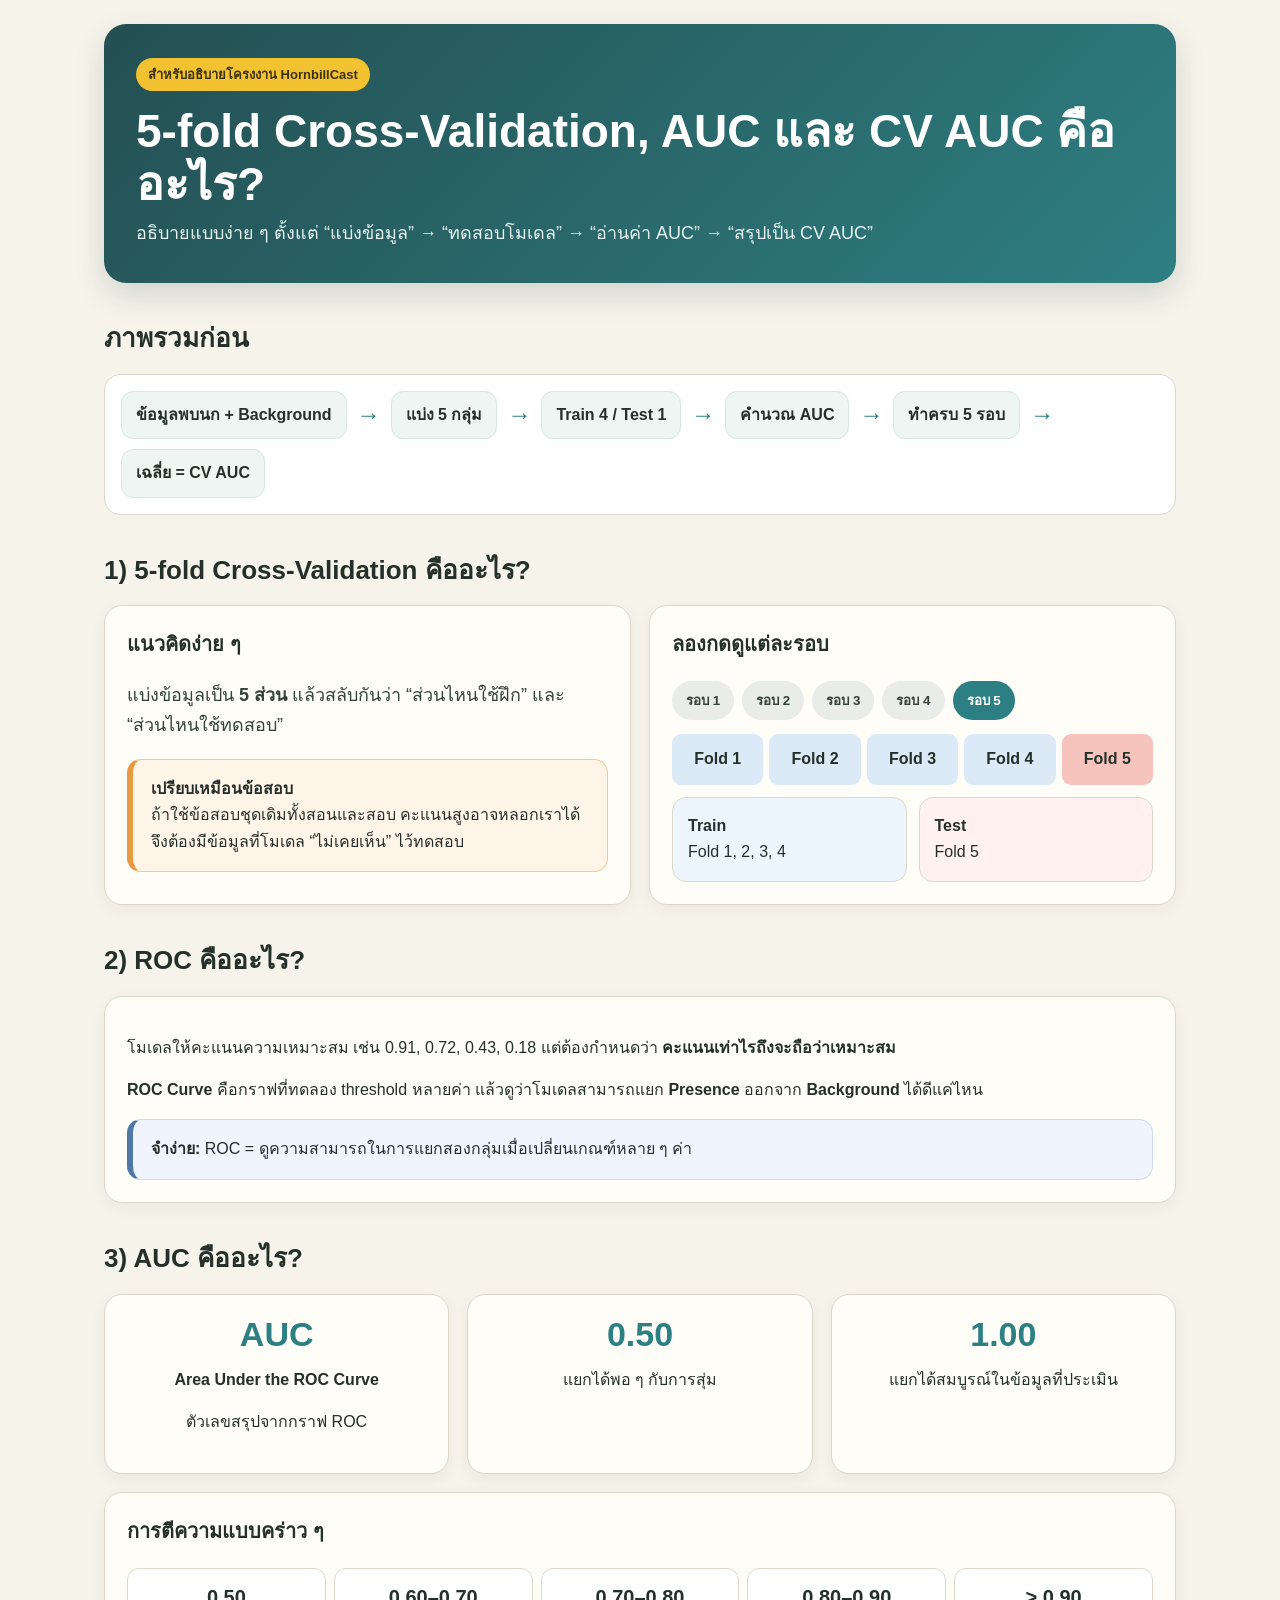
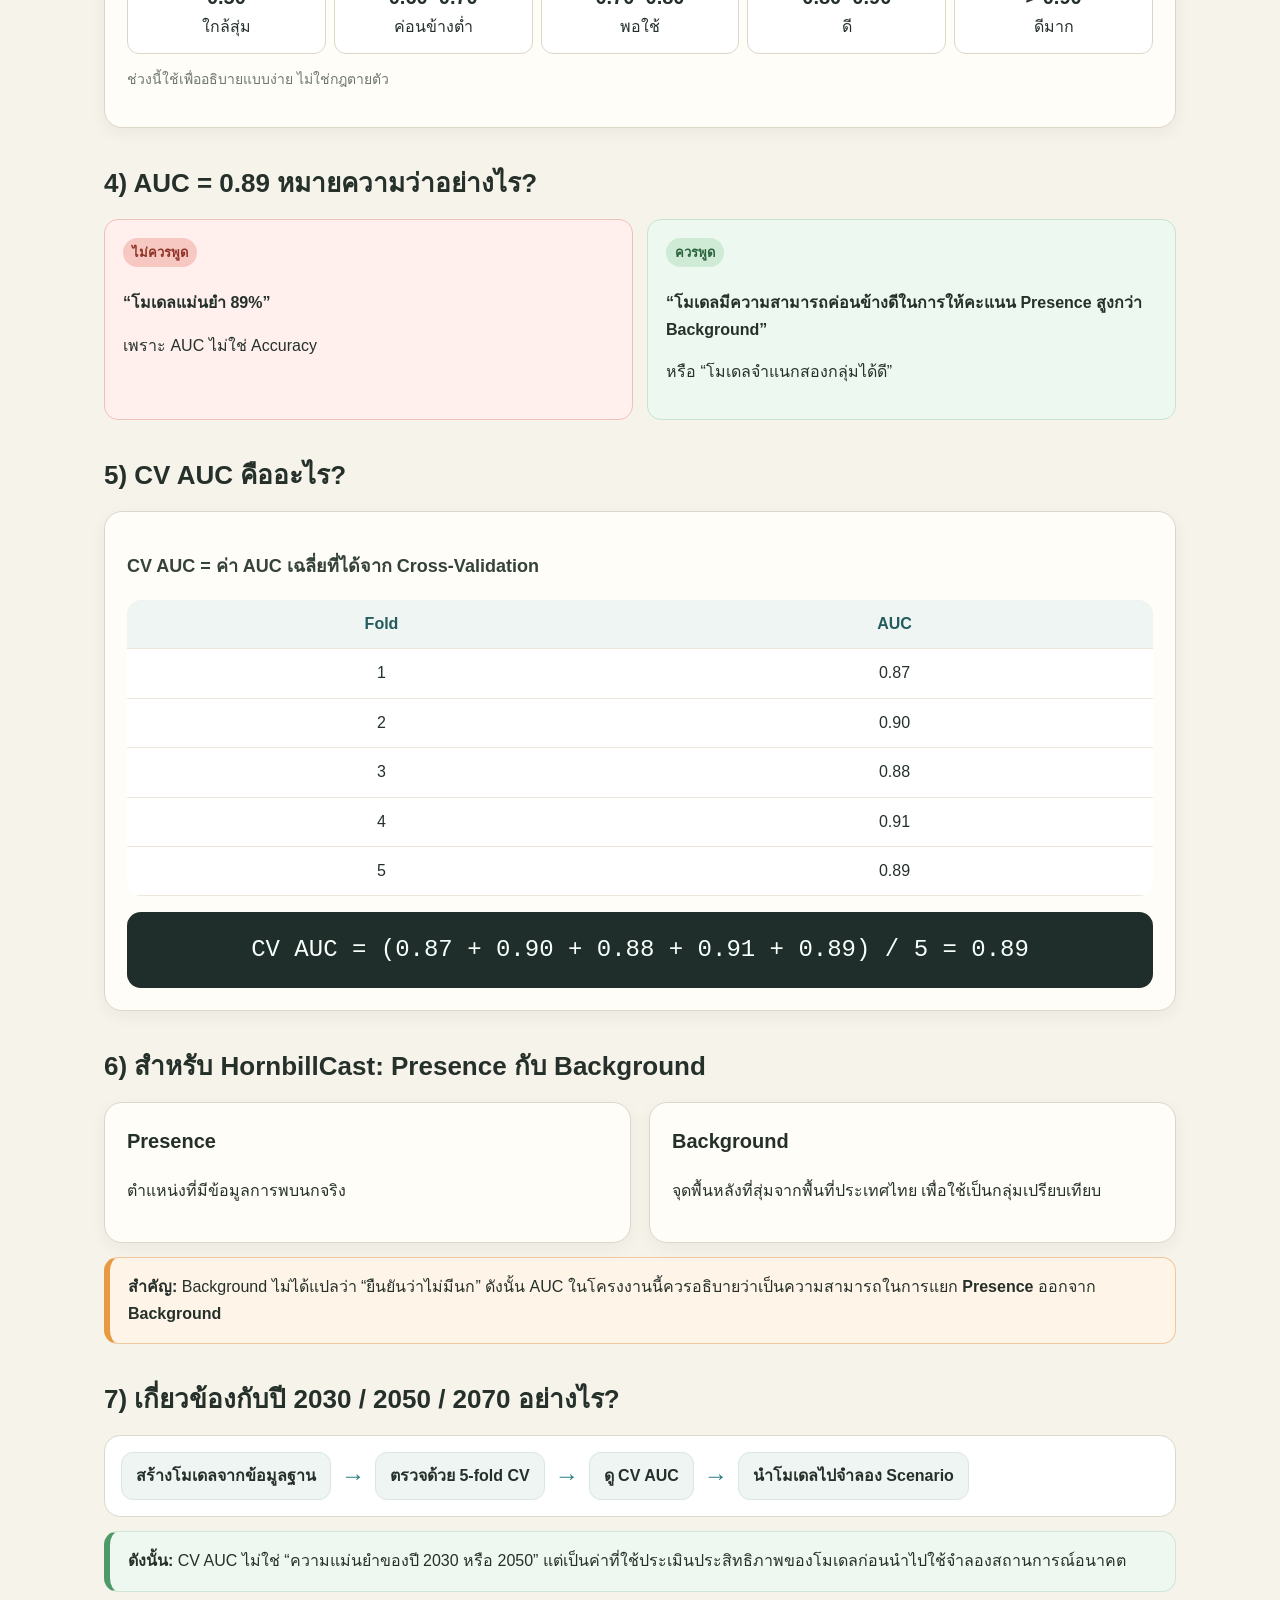
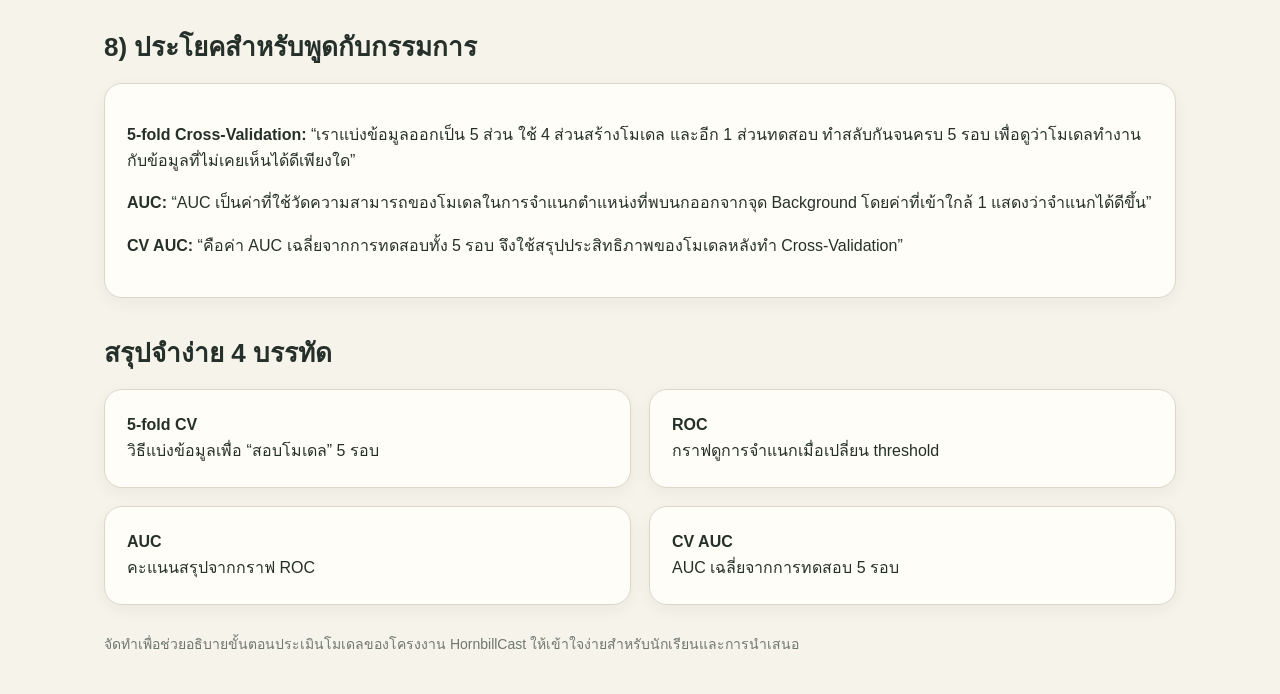
<file: cv-auc-explainer.html>
<!DOCTYPE html>
<html lang="th">
<head>
<meta charset="utf-8">
<meta name="viewport" content="width=device-width, initial-scale=1">
<title>เข้าใจ 5-fold Cross-Validation, AUC และ CV AUC</title>
<style>
:root{--bg:#f6f3ea;--card:#fffdf7;--ink:#25302a;--muted:#6f786f;--line:#ddd7c9;--teal:#2c7f82;--gold:#d6a62c;--green:#4d9a68;--red:#c45a4a;--blue:#4f78a6;--soft:#eef5f2}
*{box-sizing:border-box}body{margin:0;font-family:"Segoe UI",Tahoma,Arial,sans-serif;background:var(--bg);color:var(--ink);line-height:1.65}.wrap{max-width:1120px;margin:auto;padding:24px}
.hero{background:linear-gradient(135deg,#244f52,#2e7f82);color:white;border-radius:22px;padding:34px 32px;box-shadow:0 12px 30px rgba(33,65,66,.16)}.hero h1{margin:0 0 8px;font-size:clamp(28px,4vw,46px);line-height:1.15}.hero p{margin:0;color:#e7f3f1;font-size:18px}.badge{display:inline-block;background:#f2c230;color:#3d3210;padding:6px 12px;border-radius:999px;font-weight:700;font-size:13px;margin-bottom:14px}
.grid{display:grid;gap:18px}.grid-3{grid-template-columns:repeat(3,minmax(0,1fr))}.grid-2{grid-template-columns:repeat(2,minmax(0,1fr))}@media(max-width:800px){.grid-3,.grid-2{grid-template-columns:1fr}}
.card{background:var(--card);border:1px solid var(--line);border-radius:18px;padding:22px;box-shadow:0 5px 16px rgba(45,48,44,.05)}h2{font-size:26px;margin:34px 0 14px}h3{margin-top:0;font-size:20px}.lead{font-size:18px;color:#34423b}
.flow{display:flex;flex-wrap:wrap;align-items:center;gap:10px;background:#fff;padding:16px;border-radius:16px;border:1px solid var(--line)}.step{background:var(--soft);border:1px solid #d8e7e2;border-radius:12px;padding:10px 14px;font-weight:700}.arrow{font-size:24px;color:var(--teal);font-weight:900}
.big{font-size:34px;font-weight:800;color:var(--teal);line-height:1}.warning{background:#fff4e8;border:1px solid #f0c89d;border-left:6px solid #e89a43;padding:16px 18px;border-radius:14px}.good{background:#eef8f1;border:1px solid #cfe5d6;border-left:6px solid var(--green);padding:16px 18px;border-radius:14px}
table{width:100%;border-collapse:collapse;background:white;border-radius:14px;overflow:hidden}th,td{padding:11px 12px;border-bottom:1px solid #ece7da;text-align:center}th{background:#eef5f2;color:#245b5d}
.fold-buttons{display:flex;flex-wrap:wrap;gap:8px;margin-bottom:14px}.fold-buttons button{border:0;border-radius:999px;padding:9px 14px;background:#e9ece8;color:#34423b;cursor:pointer;font-weight:700}.fold-buttons button.active{background:var(--teal);color:white}
.train-test{display:grid;grid-template-columns:1fr 1fr;gap:12px}.box{padding:15px;border-radius:14px;border:1px solid var(--line)}.train{background:#edf6ff}.test{background:#fff1ef}
.mini-folds{display:grid;grid-template-columns:repeat(5,1fr);gap:6px;margin-top:10px}.mini-fold{padding:12px 4px;border-radius:9px;text-align:center;font-weight:700;background:#dceaf8}.mini-fold.testfold{background:#f7c4bd}
.auc-scale{display:grid;grid-template-columns:repeat(5,1fr);gap:8px}.auc-item{padding:12px;border-radius:12px;text-align:center;border:1px solid var(--line);background:#fff}.auc-item b{display:block;font-size:20px}
.formula{text-align:center;font-family:Consolas,monospace;font-size:24px;background:#1f2d2b;color:#f6fff9;padding:18px;border-radius:14px;overflow:auto}
.compare{display:grid;grid-template-columns:1fr 1fr;gap:14px}.no,.yes{padding:18px;border-radius:14px}.no{background:#fff0ee;border:1px solid #efc0b9}.yes{background:#edf8f0;border:1px solid #c8e3cf}.tag{font-weight:800;font-size:13px;padding:4px 9px;border-radius:999px;display:inline-block;margin-bottom:7px}.no .tag{background:#f6c8c1;color:#8f3025}.yes .tag{background:#cfead5;color:#27613a}
.footer-note{color:var(--muted);font-size:14px;margin-top:28px}.callout{background:#f0f4ff;border:1px solid #cfd9f2;border-left:6px solid var(--blue);padding:16px 18px;border-radius:14px}.small{font-size:14px;color:var(--muted)}.center{text-align:center}
</style>
</head>
<body>
<div class="wrap">
<section class="hero">
<div class="badge">สำหรับอธิบายโครงงาน HornbillCast</div>
<h1>5-fold Cross-Validation, AUC และ CV AUC คืออะไร?</h1>
<p>อธิบายแบบง่าย ๆ ตั้งแต่ “แบ่งข้อมูล” → “ทดสอบโมเดล” → “อ่านค่า AUC” → “สรุปเป็น CV AUC”</p>
</section>
<h2>ภาพรวมก่อน</h2>
<div class="flow"><div class="step">ข้อมูลพบนก + Background</div><div class="arrow">→</div><div class="step">แบ่ง 5 กลุ่ม</div><div class="arrow">→</div><div class="step">Train 4 / Test 1</div><div class="arrow">→</div><div class="step">คำนวณ AUC</div><div class="arrow">→</div><div class="step">ทำครบ 5 รอบ</div><div class="arrow">→</div><div class="step">เฉลี่ย = CV AUC</div></div>
<h2>1) 5-fold Cross-Validation คืออะไร?</h2>
<div class="grid grid-2"><div class="card"><h3>แนวคิดง่าย ๆ</h3><p class="lead">แบ่งข้อมูลเป็น <b>5 ส่วน</b> แล้วสลับกันว่า “ส่วนไหนใช้ฝึก” และ “ส่วนไหนใช้ทดสอบ”</p><div class="warning"><b>เปรียบเหมือนข้อสอบ</b><br>ถ้าใช้ข้อสอบชุดเดิมทั้งสอนและสอบ คะแนนสูงอาจหลอกเราได้ จึงต้องมีข้อมูลที่โมเดล “ไม่เคยเห็น” ไว้ทดสอบ</div></div><div class="card"><h3>ลองกดดูแต่ละรอบ</h3><div class="fold-buttons" id="foldButtons"></div><div class="mini-folds" id="miniFolds"></div><div class="train-test" style="margin-top:12px"><div class="box train"><b>Train</b><div id="trainText"></div></div><div class="box test"><b>Test</b><div id="testText"></div></div></div></div></div>
<h2>2) ROC คืออะไร?</h2><div class="card"><p>โมเดลให้คะแนนความเหมาะสม เช่น 0.91, 0.72, 0.43, 0.18 แต่ต้องกำหนดว่า <b>คะแนนเท่าไรถึงจะถือว่าเหมาะสม</b></p><p><b>ROC Curve</b> คือกราฟที่ทดลอง threshold หลายค่า แล้วดูว่าโมเดลสามารถแยก <b>Presence</b> ออกจาก <b>Background</b> ได้ดีแค่ไหน</p><div class="callout"><b>จำง่าย:</b> ROC = ดูความสามารถในการแยกสองกลุ่มเมื่อเปลี่ยนเกณฑ์หลาย ๆ ค่า</div></div>
<h2>3) AUC คืออะไร?</h2><div class="grid grid-3"><div class="card center"><div class="big">AUC</div><p><b>Area Under the ROC Curve</b></p><p>ตัวเลขสรุปจากกราฟ ROC</p></div><div class="card center"><div class="big">0.50</div><p>แยกได้พอ ๆ กับการสุ่ม</p></div><div class="card center"><div class="big">1.00</div><p>แยกได้สมบูรณ์ในข้อมูลที่ประเมิน</p></div></div>
<div class="card" style="margin-top:18px"><h3>การตีความแบบคร่าว ๆ</h3><div class="auc-scale"><div class="auc-item"><b>0.50</b>ใกล้สุ่ม</div><div class="auc-item"><b>0.60–0.70</b>ค่อนข้างต่ำ</div><div class="auc-item"><b>0.70–0.80</b>พอใช้</div><div class="auc-item"><b>0.80–0.90</b>ดี</div><div class="auc-item"><b>&gt; 0.90</b>ดีมาก</div></div><p class="small">ช่วงนี้ใช้เพื่ออธิบายแบบง่าย ไม่ใช่กฎตายตัว</p></div>
<h2>4) AUC = 0.89 หมายความว่าอย่างไร?</h2><div class="compare"><div class="no"><span class="tag">ไม่ควรพูด</span><p><b>“โมเดลแม่นยำ 89%”</b></p><p>เพราะ AUC ไม่ใช่ Accuracy</p></div><div class="yes"><span class="tag">ควรพูด</span><p><b>“โมเดลมีความสามารถค่อนข้างดีในการให้คะแนน Presence สูงกว่า Background”</b></p><p>หรือ “โมเดลจำแนกสองกลุ่มได้ดี”</p></div></div>
<h2>5) CV AUC คืออะไร?</h2><div class="card"><p class="lead"><b>CV AUC = ค่า AUC เฉลี่ยที่ได้จาก Cross-Validation</b></p><table><thead><tr><th>Fold</th><th>AUC</th></tr></thead><tbody><tr><td>1</td><td>0.87</td></tr><tr><td>2</td><td>0.90</td></tr><tr><td>3</td><td>0.88</td></tr><tr><td>4</td><td>0.91</td></tr><tr><td>5</td><td>0.89</td></tr></tbody></table><div class="formula" style="margin-top:16px">CV AUC = (0.87 + 0.90 + 0.88 + 0.91 + 0.89) / 5 = 0.89</div></div>
<h2>6) สำหรับ HornbillCast: Presence กับ Background</h2><div class="grid grid-2"><div class="card"><h3>Presence</h3><p>ตำแหน่งที่มีข้อมูลการพบนกจริง</p></div><div class="card"><h3>Background</h3><p>จุดพื้นหลังที่สุ่มจากพื้นที่ประเทศไทย เพื่อใช้เป็นกลุ่มเปรียบเทียบ</p></div></div><div class="warning" style="margin-top:14px"><b>สำคัญ:</b> Background ไม่ได้แปลว่า “ยืนยันว่าไม่มีนก” ดังนั้น AUC ในโครงงานนี้ควรอธิบายว่าเป็นความสามารถในการแยก <b>Presence</b> ออกจาก <b>Background</b></div>
<h2>7) เกี่ยวข้องกับปี 2030 / 2050 / 2070 อย่างไร?</h2><div class="flow"><div class="step">สร้างโมเดลจากข้อมูลฐาน</div><div class="arrow">→</div><div class="step">ตรวจด้วย 5-fold CV</div><div class="arrow">→</div><div class="step">ดู CV AUC</div><div class="arrow">→</div><div class="step">นำโมเดลไปจำลอง Scenario</div></div><div class="good" style="margin-top:14px"><b>ดังนั้น:</b> CV AUC ไม่ใช่ “ความแม่นยำของปี 2030 หรือ 2050” แต่เป็นค่าที่ใช้ประเมินประสิทธิภาพของโมเดลก่อนนำไปใช้จำลองสถานการณ์อนาคต</div>
<h2>8) ประโยคสำหรับพูดกับกรรมการ</h2><div class="card"><p><b>5-fold Cross-Validation:</b> “เราแบ่งข้อมูลออกเป็น 5 ส่วน ใช้ 4 ส่วนสร้างโมเดล และอีก 1 ส่วนทดสอบ ทำสลับกันจนครบ 5 รอบ เพื่อดูว่าโมเดลทำงานกับข้อมูลที่ไม่เคยเห็นได้ดีเพียงใด”</p><p><b>AUC:</b> “AUC เป็นค่าที่ใช้วัดความสามารถของโมเดลในการจำแนกตำแหน่งที่พบนกออกจากจุด Background โดยค่าที่เข้าใกล้ 1 แสดงว่าจำแนกได้ดีขึ้น”</p><p><b>CV AUC:</b> “คือค่า AUC เฉลี่ยจากการทดสอบทั้ง 5 รอบ จึงใช้สรุปประสิทธิภาพของโมเดลหลังทำ Cross-Validation”</p></div>
<h2>สรุปจำง่าย 4 บรรทัด</h2><div class="grid grid-2"><div class="card"><b>5-fold CV</b><br>วิธีแบ่งข้อมูลเพื่อ “สอบโมเดล” 5 รอบ</div><div class="card"><b>ROC</b><br>กราฟดูการจำแนกเมื่อเปลี่ยน threshold</div><div class="card"><b>AUC</b><br>คะแนนสรุปจากกราฟ ROC</div><div class="card"><b>CV AUC</b><br>AUC เฉลี่ยจากการทดสอบ 5 รอบ</div></div><p class="footer-note">จัดทำเพื่อช่วยอธิบายขั้นตอนประเมินโมเดลของโครงงาน HornbillCast ให้เข้าใจง่ายสำหรับนักเรียนและการนำเสนอ</p>
</div>
<script>
const folds=[1,2,3,4,5];const buttons=document.getElementById('foldButtons');const mini=document.getElementById('miniFolds');const trainText=document.getElementById('trainText');const testText=document.getElementById('testText');function renderFold(testFold){[...buttons.children].forEach((b,i)=>b.classList.toggle('active',folds[i]===testFold));mini.innerHTML=folds.map(f=>'<div class="mini-fold '+(f===testFold?'testfold':'')+'">Fold '+f+'</div>').join('');const train=folds.filter(f=>f!==testFold);trainText.textContent='Fold '+train.join(', ');testText.textContent='Fold '+testFold;}folds.forEach(f=>{const b=document.createElement('button');b.textContent='รอบ '+f;b.onclick=()=>renderFold(f);buttons.appendChild(b);});renderFold(5);
</script>
</body>
</html>
</file>
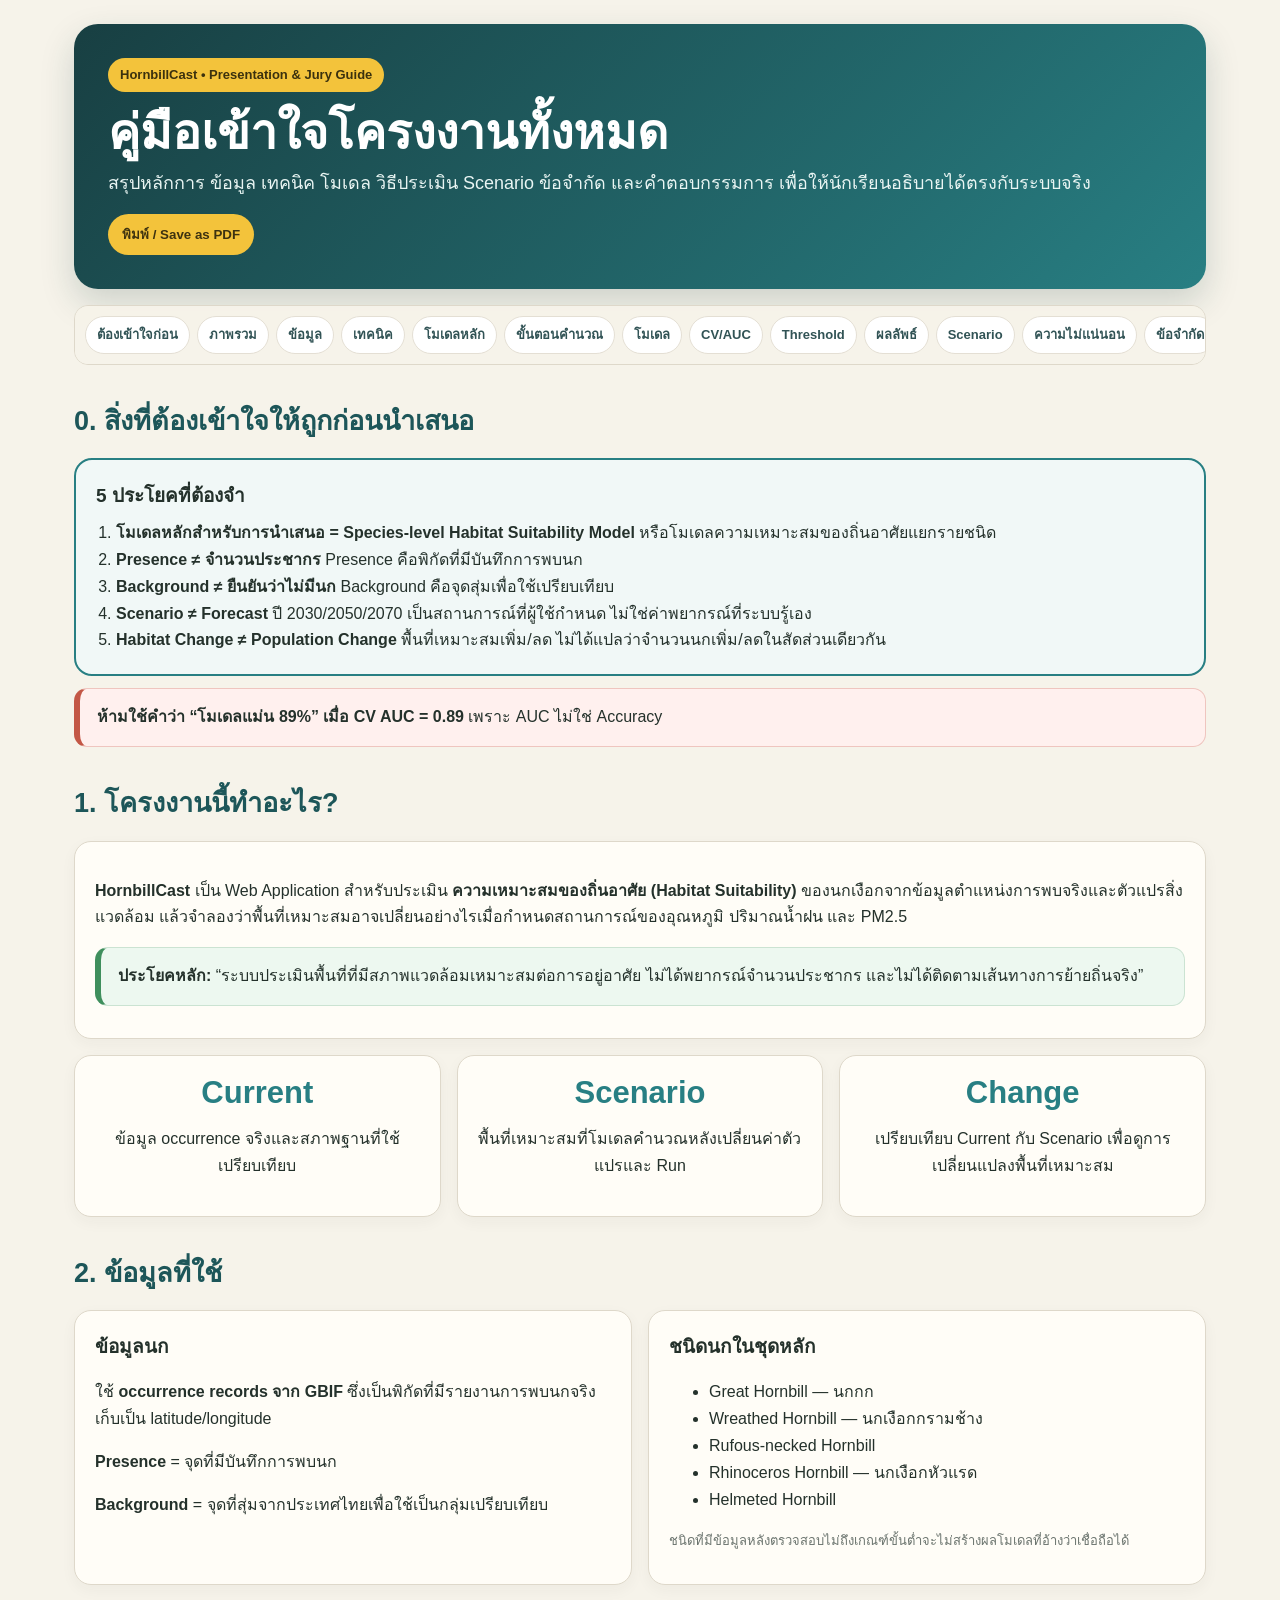
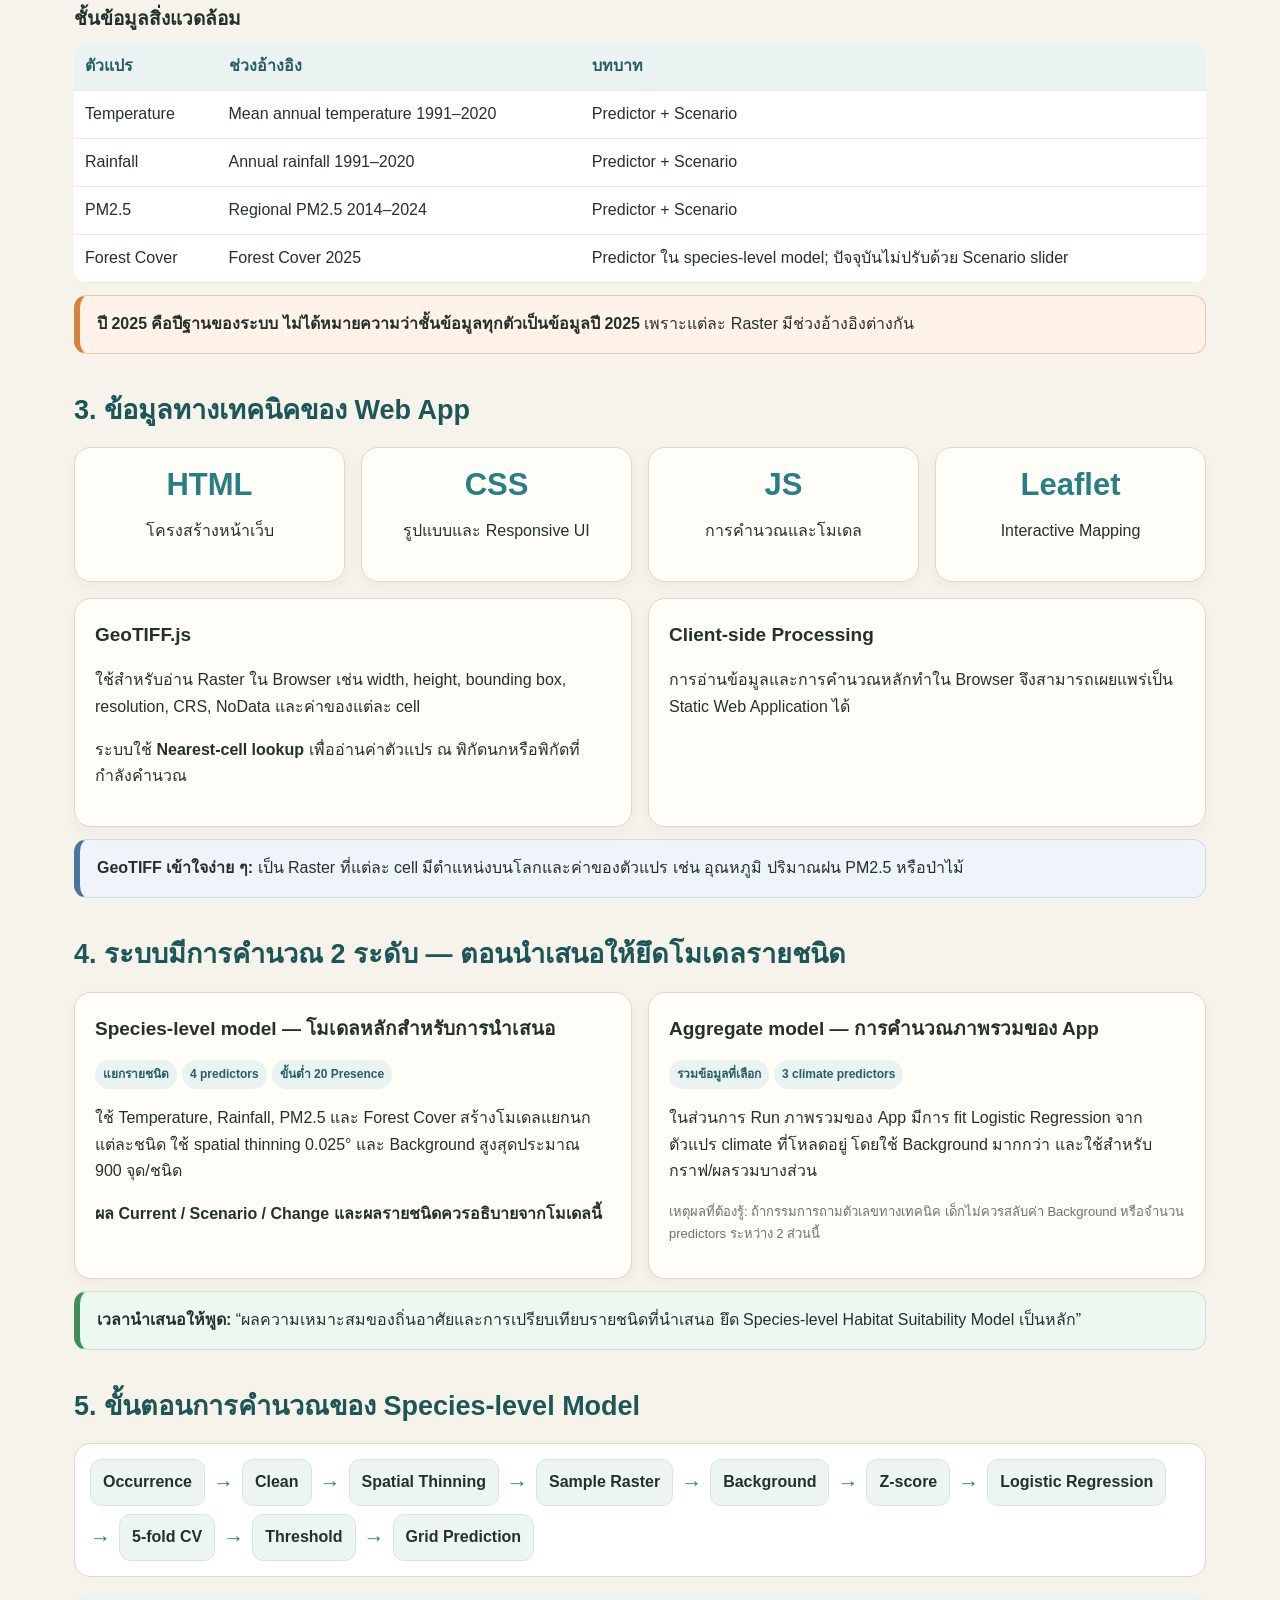
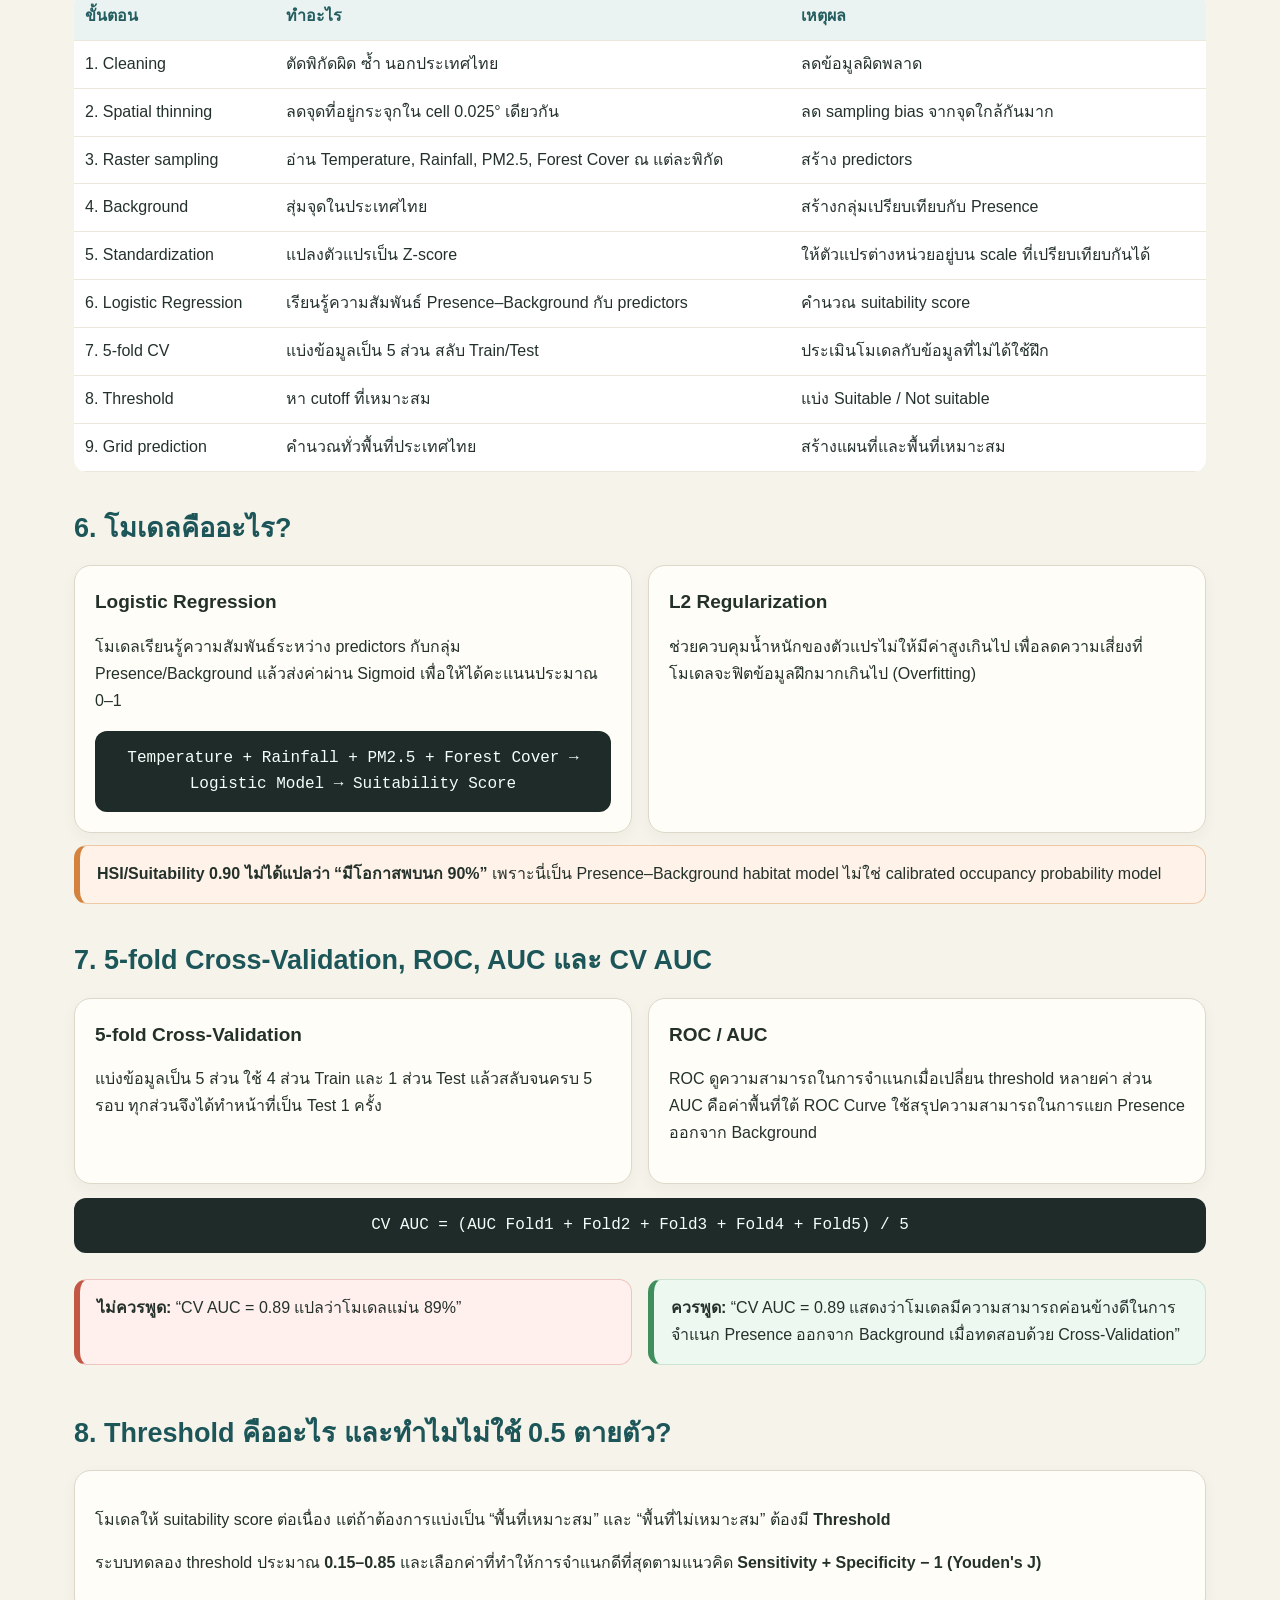
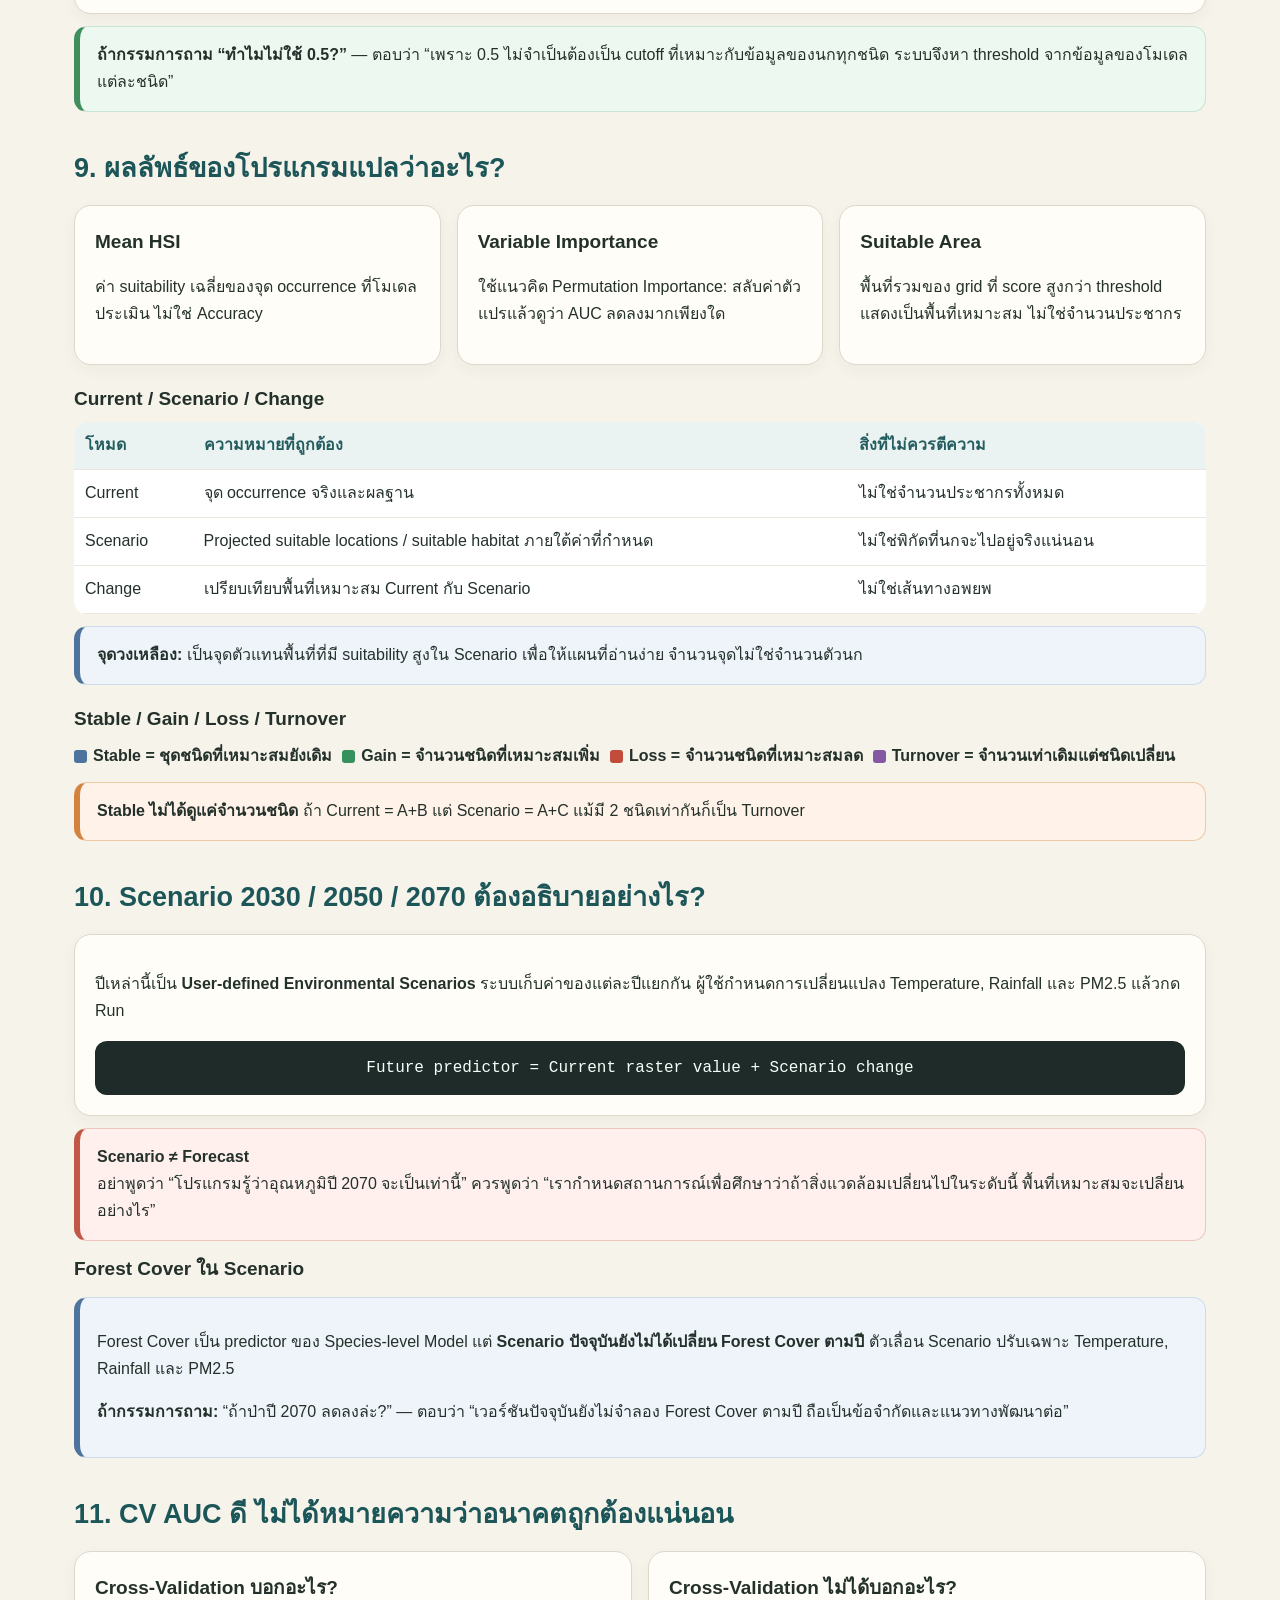
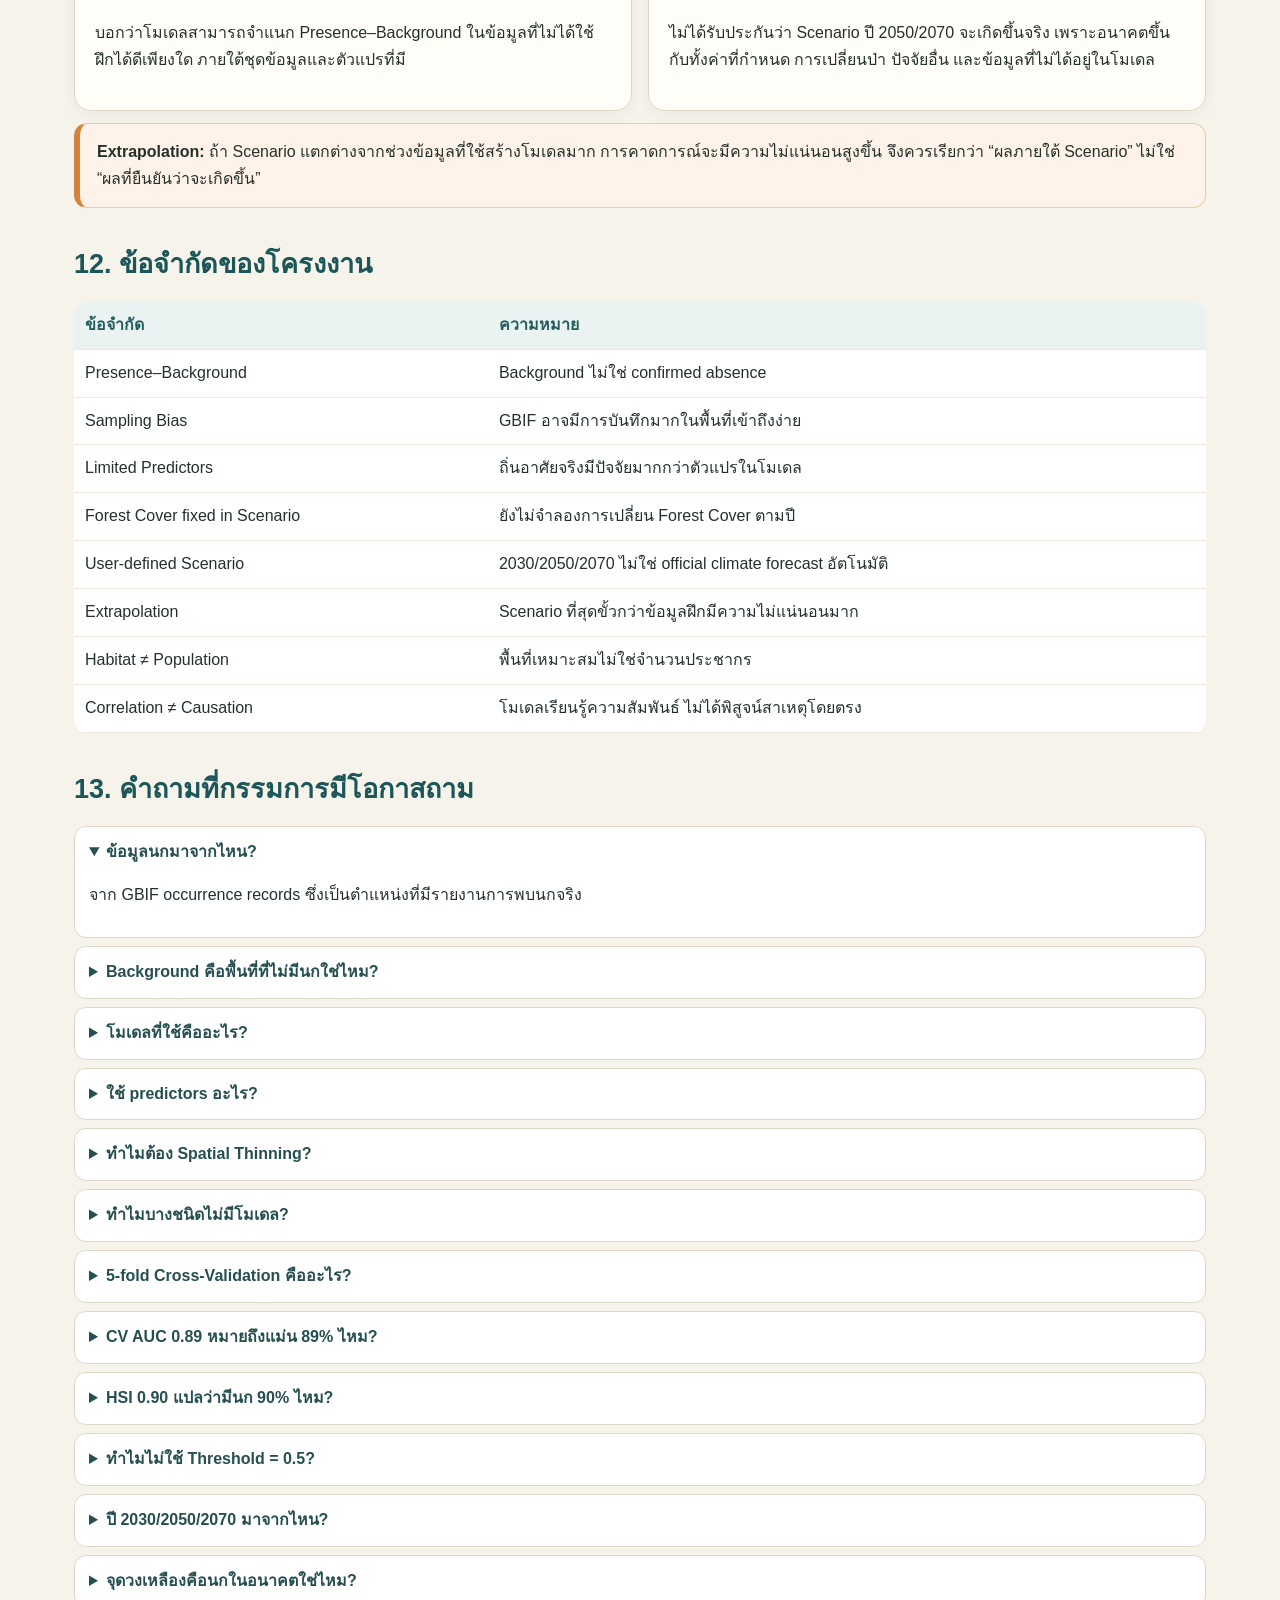
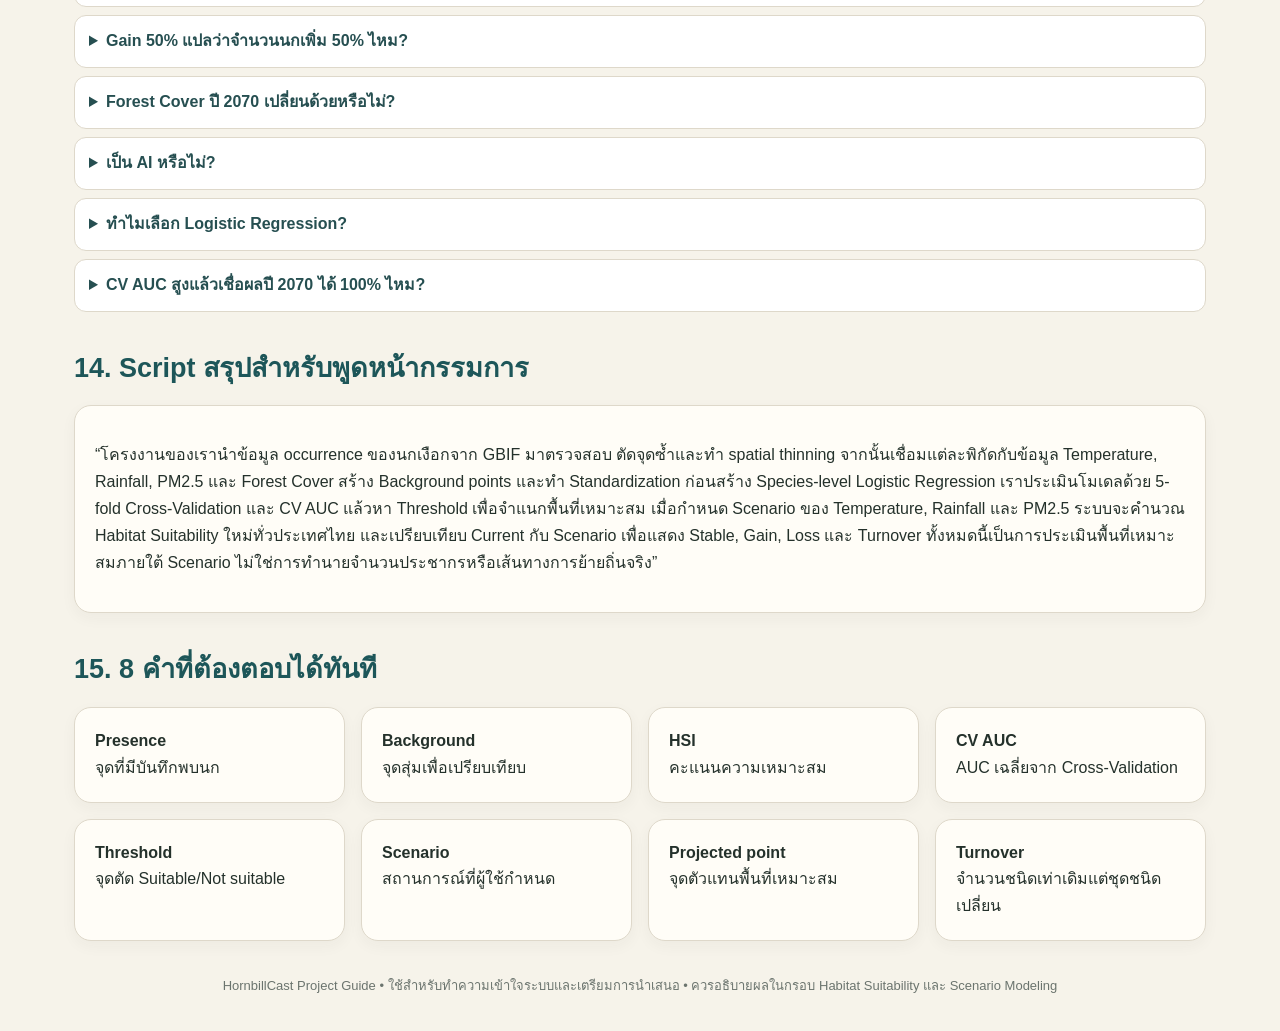
<file: project-guide.html>
<!DOCTYPE html>
<html lang="th">
<head>
<meta charset="utf-8">
<meta name="viewport" content="width=device-width,initial-scale=1">
<title>HornbillCast — คู่มือเข้าใจโครงงานและเตรียมตอบกรรมการ</title>
<style>
:root{--bg:#f6f3ea;--card:#fffdf7;--ink:#24312b;--muted:#6b746e;--line:#ded8ca;--teal:#287f83;--gold:#e0ad2d;--green:#3f8f5d;--red:#c35746;--blue:#4d749c;--purple:#8459a2;--orange:#d4833f}
*{box-sizing:border-box}html{scroll-behavior:smooth}body{margin:0;background:var(--bg);color:var(--ink);font-family:"Segoe UI",Tahoma,Arial,sans-serif;line-height:1.68}.wrap{max-width:1180px;margin:auto;padding:24px}.hero{background:linear-gradient(135deg,#183f42,#287f83);color:#fff;border-radius:24px;padding:34px;box-shadow:0 14px 34px rgba(20,61,63,.18)}.hero h1{margin:0 0 8px;font-size:clamp(30px,4vw,48px);line-height:1.12}.hero p{margin:0;color:#e9f5f3;font-size:18px}.badge{display:inline-block;background:#f3c33b;color:#3b310e;border-radius:999px;padding:6px 12px;font-weight:800;font-size:13px;margin-bottom:14px}.nav{position:sticky;top:0;z-index:20;margin:16px 0;background:rgba(246,243,234,.96);backdrop-filter:blur(8px);border:1px solid var(--line);border-radius:14px;padding:10px;display:flex;gap:7px;overflow:auto}.nav a{white-space:nowrap;text-decoration:none;color:#315355;background:#fff;border:1px solid #e4dfd4;padding:7px 11px;border-radius:999px;font-size:13px;font-weight:700}.nav a:hover{background:#eaf3f1}.section{scroll-margin-top:80px}h2{margin:34px 0 14px;font-size:27px;color:#1d5659}h3{margin:0 0 8px;font-size:19px}.grid{display:grid;gap:16px}.g2{grid-template-columns:repeat(2,minmax(0,1fr))}.g3{grid-template-columns:repeat(3,minmax(0,1fr))}.g4{grid-template-columns:repeat(4,minmax(0,1fr))}@media(max-width:850px){.g2,.g3,.g4{grid-template-columns:1fr}.wrap{padding:14px}.hero{padding:26px 20px}}.card{background:var(--card);border:1px solid var(--line);border-radius:17px;padding:20px;box-shadow:0 5px 15px rgba(40,45,41,.045)}.flow{display:flex;align-items:center;gap:8px;flex-wrap:wrap;background:#fff;border:1px solid var(--line);border-radius:16px;padding:15px}.step{background:#edf5f3;border:1px solid #d7e6e2;border-radius:11px;padding:9px 12px;font-weight:800}.arrow{color:var(--teal);font-size:21px;font-weight:900}.warn,.good,.info,.critical{padding:15px 17px;border-radius:13px;margin:12px 0}.warn{background:#fff2e8;border:1px solid #efc8a5;border-left:6px solid var(--orange)}.good{background:#edf8f0;border:1px solid #cbe3d2;border-left:6px solid var(--green)}.info{background:#eef4fa;border:1px solid #cedbeb;border-left:6px solid var(--blue)}.critical{background:#fff0ee;border:1px solid #efc5bf;border-left:6px solid var(--red)}table{width:100%;border-collapse:collapse;background:#fff;border-radius:13px;overflow:hidden}th,td{padding:10px 11px;border-bottom:1px solid #ece7dc;text-align:left;vertical-align:top}th{background:#eaf3f1;color:#245d60}.center{text-align:center}.metric{font-size:31px;font-weight:900;color:var(--teal);line-height:1.1}.small{font-size:13px;color:var(--muted)}code{background:#eef0eb;padding:2px 5px;border-radius:5px}.formula{font-family:Consolas,monospace;background:#1e2b29;color:#f4fff9;border-radius:12px;padding:14px;text-align:center;overflow:auto}.qa details{background:#fff;border:1px solid var(--line);border-radius:12px;margin:8px 0;padding:12px 14px}.qa summary{font-weight:800;cursor:pointer;color:#264f51}.chips{display:flex;gap:7px;flex-wrap:wrap}.chip{font-size:12px;font-weight:800;border-radius:999px;padding:5px 9px;background:#eaf3f1;color:#285d60}.no{color:#9d382d}.yes{color:#2f7547}.legend{display:flex;gap:10px;flex-wrap:wrap}.leg{display:flex;align-items:center;gap:6px;font-weight:700}.dot{width:13px;height:13px;border-radius:3px;display:inline-block}.footer{margin:34px 0 10px;color:var(--muted);font-size:13px;text-align:center}.printbtn{border:0;background:#f3c33b;color:#3d3210;font-weight:900;border-radius:999px;padding:10px 14px;cursor:pointer;margin-top:16px}.keybox{border:2px solid #287f83;background:#f1f8f7;border-radius:18px;padding:20px}.keybox ol{margin:8px 0 0 20px;padding:0}.tag{display:inline-block;padding:4px 8px;border-radius:999px;font-weight:800;font-size:12px;background:#e9f3f1;color:#275f62;margin-right:5px}@media print{.nav,.printbtn{display:none}.wrap{max-width:none}.card,.keybox{break-inside:avoid}.hero{box-shadow:none}}
</style>
</head>
<body>
<div class="wrap">
<section class="hero">
<div class="badge">HornbillCast • Presentation & Jury Guide</div>
<h1>คู่มือเข้าใจโครงงานทั้งหมด</h1>
<p>สรุปหลักการ ข้อมูล เทคนิค โมเดล วิธีประเมิน Scenario ข้อจำกัด และคำตอบกรรมการ เพื่อให้นักเรียนอธิบายได้ตรงกับระบบจริง</p>
<button class="printbtn" onclick="window.print()">พิมพ์ / Save as PDF</button>
</section>
<nav class="nav">
<a href="#mustknow">ต้องเข้าใจก่อน</a><a href="#overview">ภาพรวม</a><a href="#data">ข้อมูล</a><a href="#tech">เทคนิค</a><a href="#architecture">โมเดลหลัก</a><a href="#pipeline">ขั้นตอนคำนวณ</a><a href="#model">โมเดล</a><a href="#cv">CV/AUC</a><a href="#threshold">Threshold</a><a href="#outputs">ผลลัพธ์</a><a href="#scenario">Scenario</a><a href="#uncertainty">ความไม่แน่นอน</a><a href="#limits">ข้อจำกัด</a><a href="#qa">กรรมการถาม</a>
</nav>

<section id="mustknow" class="section">
<h2>0. สิ่งที่ต้องเข้าใจให้ถูกก่อนนำเสนอ</h2>
<div class="keybox">
<h3>5 ประโยคที่ต้องจำ</h3>
<ol>
<li><strong>โมเดลหลักสำหรับการนำเสนอ = Species-level Habitat Suitability Model</strong> หรือโมเดลความเหมาะสมของถิ่นอาศัยแยกรายชนิด</li>
<li><strong>Presence ≠ จำนวนประชากร</strong> Presence คือพิกัดที่มีบันทึกการพบนก</li>
<li><strong>Background ≠ ยืนยันว่าไม่มีนก</strong> Background คือจุดสุ่มเพื่อใช้เปรียบเทียบ</li>
<li><strong>Scenario ≠ Forecast</strong> ปี 2030/2050/2070 เป็นสถานการณ์ที่ผู้ใช้กำหนด ไม่ใช่ค่าพยากรณ์ที่ระบบรู้เอง</li>
<li><strong>Habitat Change ≠ Population Change</strong> พื้นที่เหมาะสมเพิ่ม/ลด ไม่ได้แปลว่าจำนวนนกเพิ่ม/ลดในสัดส่วนเดียวกัน</li>
</ol>
</div>
<div class="critical"><strong>ห้ามใช้คำว่า “โมเดลแม่น 89%” เมื่อ CV AUC = 0.89</strong> เพราะ AUC ไม่ใช่ Accuracy</div>
</section>

<section id="overview" class="section">
<h2>1. โครงงานนี้ทำอะไร?</h2>
<div class="card">
<p><strong>HornbillCast</strong> เป็น Web Application สำหรับประเมิน <strong>ความเหมาะสมของถิ่นอาศัย (Habitat Suitability)</strong> ของนกเงือกจากข้อมูลตำแหน่งการพบจริงและตัวแปรสิ่งแวดล้อม แล้วจำลองว่าพื้นที่เหมาะสมอาจเปลี่ยนอย่างไรเมื่อกำหนดสถานการณ์ของอุณหภูมิ ปริมาณน้ำฝน และ PM2.5</p>
<div class="good"><strong>ประโยคหลัก:</strong> “ระบบประเมินพื้นที่ที่มีสภาพแวดล้อมเหมาะสมต่อการอยู่อาศัย ไม่ได้พยากรณ์จำนวนประชากร และไม่ได้ติดตามเส้นทางการย้ายถิ่นจริง”</div>
</div>
<div class="grid g3" style="margin-top:16px">
<div class="card center"><div class="metric">Current</div><p>ข้อมูล occurrence จริงและสภาพฐานที่ใช้เปรียบเทียบ</p></div>
<div class="card center"><div class="metric">Scenario</div><p>พื้นที่เหมาะสมที่โมเดลคำนวณหลังเปลี่ยนค่าตัวแปรและ Run</p></div>
<div class="card center"><div class="metric">Change</div><p>เปรียบเทียบ Current กับ Scenario เพื่อดูการเปลี่ยนแปลงพื้นที่เหมาะสม</p></div>
</div>
</section>

<section id="data" class="section">
<h2>2. ข้อมูลที่ใช้</h2>
<div class="grid g2">
<div class="card"><h3>ข้อมูลนก</h3><p>ใช้ <strong>occurrence records จาก GBIF</strong> ซึ่งเป็นพิกัดที่มีรายงานการพบนกจริง เก็บเป็น latitude/longitude</p><p><strong>Presence</strong> = จุดที่มีบันทึกการพบนก</p><p><strong>Background</strong> = จุดที่สุ่มจากประเทศไทยเพื่อใช้เป็นกลุ่มเปรียบเทียบ</p></div>
<div class="card"><h3>ชนิดนกในชุดหลัก</h3><ul><li>Great Hornbill — นกกก</li><li>Wreathed Hornbill — นกเงือกกรามช้าง</li><li>Rufous-necked Hornbill</li><li>Rhinoceros Hornbill — นกเงือกหัวแรด</li><li>Helmeted Hornbill</li></ul><p class="small">ชนิดที่มีข้อมูลหลังตรวจสอบไม่ถึงเกณฑ์ขั้นต่ำจะไม่สร้างผลโมเดลที่อ้างว่าเชื่อถือได้</p></div>
</div>
<h3 style="margin-top:18px">ชั้นข้อมูลสิ่งแวดล้อม</h3>
<table><thead><tr><th>ตัวแปร</th><th>ช่วงอ้างอิง</th><th>บทบาท</th></tr></thead><tbody>
<tr><td>Temperature</td><td>Mean annual temperature 1991–2020</td><td>Predictor + Scenario</td></tr>
<tr><td>Rainfall</td><td>Annual rainfall 1991–2020</td><td>Predictor + Scenario</td></tr>
<tr><td>PM2.5</td><td>Regional PM2.5 2014–2024</td><td>Predictor + Scenario</td></tr>
<tr><td>Forest Cover</td><td>Forest Cover 2025</td><td>Predictor ใน species-level model; ปัจจุบันไม่ปรับด้วย Scenario slider</td></tr>
</tbody></table>
<div class="warn"><strong>ปี 2025 คือปีฐานของระบบ ไม่ได้หมายความว่าชั้นข้อมูลทุกตัวเป็นข้อมูลปี 2025</strong> เพราะแต่ละ Raster มีช่วงอ้างอิงต่างกัน</div>
</section>

<section id="tech" class="section">
<h2>3. ข้อมูลทางเทคนิคของ Web App</h2>
<div class="grid g4">
<div class="card center"><div class="metric">HTML</div><p>โครงสร้างหน้าเว็บ</p></div>
<div class="card center"><div class="metric">CSS</div><p>รูปแบบและ Responsive UI</p></div>
<div class="card center"><div class="metric">JS</div><p>การคำนวณและโมเดล</p></div>
<div class="card center"><div class="metric">Leaflet</div><p>Interactive Mapping</p></div>
</div>
<div class="grid g2" style="margin-top:16px">
<div class="card"><h3>GeoTIFF.js</h3><p>ใช้สำหรับอ่าน Raster ใน Browser เช่น width, height, bounding box, resolution, CRS, NoData และค่าของแต่ละ cell</p><p>ระบบใช้ <strong>Nearest-cell lookup</strong> เพื่ออ่านค่าตัวแปร ณ พิกัดนกหรือพิกัดที่กำลังคำนวณ</p></div>
<div class="card"><h3>Client-side Processing</h3><p>การอ่านข้อมูลและการคำนวณหลักทำใน Browser จึงสามารถเผยแพร่เป็น Static Web Application ได้</p></div>
</div>
<div class="info"><strong>GeoTIFF เข้าใจง่าย ๆ:</strong> เป็น Raster ที่แต่ละ cell มีตำแหน่งบนโลกและค่าของตัวแปร เช่น อุณหภูมิ ปริมาณฝน PM2.5 หรือป่าไม้</div>
</section>

<section id="architecture" class="section">
<h2>4. ระบบมีการคำนวณ 2 ระดับ — ตอนนำเสนอให้ยึดโมเดลรายชนิด</h2>
<div class="grid g2">
<div class="card"><h3>Species-level model — โมเดลหลักสำหรับการนำเสนอ</h3><p><span class="tag">แยกรายชนิด</span><span class="tag">4 predictors</span><span class="tag">ขั้นต่ำ 20 Presence</span></p><p>ใช้ Temperature, Rainfall, PM2.5 และ Forest Cover สร้างโมเดลแยกนกแต่ละชนิด ใช้ spatial thinning 0.025° และ Background สูงสุดประมาณ 900 จุด/ชนิด</p><p><strong>ผล Current / Scenario / Change และผลรายชนิดควรอธิบายจากโมเดลนี้</strong></p></div>
<div class="card"><h3>Aggregate model — การคำนวณภาพรวมของ App</h3><p><span class="tag">รวมข้อมูลที่เลือก</span><span class="tag">3 climate predictors</span></p><p>ในส่วนการ Run ภาพรวมของ App มีการ fit Logistic Regression จากตัวแปร climate ที่โหลดอยู่ โดยใช้ Background มากกว่า และใช้สำหรับกราฟ/ผลรวมบางส่วน</p><p class="small">เหตุผลที่ต้องรู้: ถ้ากรรมการถามตัวเลขทางเทคนิค เด็กไม่ควรสลับค่า Background หรือจำนวน predictors ระหว่าง 2 ส่วนนี้</p></div>
</div>
<div class="good"><strong>เวลานำเสนอให้พูด:</strong> “ผลความเหมาะสมของถิ่นอาศัยและการเปรียบเทียบรายชนิดที่นำเสนอ ยึด Species-level Habitat Suitability Model เป็นหลัก”</div>
</section>

<section id="pipeline" class="section">
<h2>5. ขั้นตอนการคำนวณของ Species-level Model</h2>
<div class="flow">
<span class="step">Occurrence</span><span class="arrow">→</span><span class="step">Clean</span><span class="arrow">→</span><span class="step">Spatial Thinning</span><span class="arrow">→</span><span class="step">Sample Raster</span><span class="arrow">→</span><span class="step">Background</span><span class="arrow">→</span><span class="step">Z-score</span><span class="arrow">→</span><span class="step">Logistic Regression</span><span class="arrow">→</span><span class="step">5-fold CV</span><span class="arrow">→</span><span class="step">Threshold</span><span class="arrow">→</span><span class="step">Grid Prediction</span>
</div>
<table style="margin-top:16px"><thead><tr><th>ขั้นตอน</th><th>ทำอะไร</th><th>เหตุผล</th></tr></thead><tbody>
<tr><td>1. Cleaning</td><td>ตัดพิกัดผิด ซ้ำ นอกประเทศไทย</td><td>ลดข้อมูลผิดพลาด</td></tr>
<tr><td>2. Spatial thinning</td><td>ลดจุดที่อยู่กระจุกใน cell 0.025° เดียวกัน</td><td>ลด sampling bias จากจุดใกล้กันมาก</td></tr>
<tr><td>3. Raster sampling</td><td>อ่าน Temperature, Rainfall, PM2.5, Forest Cover ณ แต่ละพิกัด</td><td>สร้าง predictors</td></tr>
<tr><td>4. Background</td><td>สุ่มจุดในประเทศไทย</td><td>สร้างกลุ่มเปรียบเทียบกับ Presence</td></tr>
<tr><td>5. Standardization</td><td>แปลงตัวแปรเป็น Z-score</td><td>ให้ตัวแปรต่างหน่วยอยู่บน scale ที่เปรียบเทียบกันได้</td></tr>
<tr><td>6. Logistic Regression</td><td>เรียนรู้ความสัมพันธ์ Presence–Background กับ predictors</td><td>คำนวณ suitability score</td></tr>
<tr><td>7. 5-fold CV</td><td>แบ่งข้อมูลเป็น 5 ส่วน สลับ Train/Test</td><td>ประเมินโมเดลกับข้อมูลที่ไม่ได้ใช้ฝึก</td></tr>
<tr><td>8. Threshold</td><td>หา cutoff ที่เหมาะสม</td><td>แบ่ง Suitable / Not suitable</td></tr>
<tr><td>9. Grid prediction</td><td>คำนวณทั่วพื้นที่ประเทศไทย</td><td>สร้างแผนที่และพื้นที่เหมาะสม</td></tr>
</tbody></table>
</section>

<section id="model" class="section">
<h2>6. โมเดลคืออะไร?</h2>
<div class="grid g2">
<div class="card"><h3>Logistic Regression</h3><p>โมเดลเรียนรู้ความสัมพันธ์ระหว่าง predictors กับกลุ่ม Presence/Background แล้วส่งค่าผ่าน Sigmoid เพื่อให้ได้คะแนนประมาณ 0–1</p><div class="formula">Temperature + Rainfall + PM2.5 + Forest Cover → Logistic Model → Suitability Score</div></div>
<div class="card"><h3>L2 Regularization</h3><p>ช่วยควบคุมน้ำหนักของตัวแปรไม่ให้มีค่าสูงเกินไป เพื่อลดความเสี่ยงที่โมเดลจะฟิตข้อมูลฝึกมากเกินไป (Overfitting)</p></div>
</div>
<div class="warn"><strong>HSI/Suitability 0.90 ไม่ได้แปลว่า “มีโอกาสพบนก 90%”</strong> เพราะนี่เป็น Presence–Background habitat model ไม่ใช่ calibrated occupancy probability model</div>
</section>

<section id="cv" class="section">
<h2>7. 5-fold Cross-Validation, ROC, AUC และ CV AUC</h2>
<div class="grid g2">
<div class="card"><h3>5-fold Cross-Validation</h3><p>แบ่งข้อมูลเป็น 5 ส่วน ใช้ 4 ส่วน Train และ 1 ส่วน Test แล้วสลับจนครบ 5 รอบ ทุกส่วนจึงได้ทำหน้าที่เป็น Test 1 ครั้ง</p></div>
<div class="card"><h3>ROC / AUC</h3><p>ROC ดูความสามารถในการจำแนกเมื่อเปลี่ยน threshold หลายค่า ส่วน AUC คือค่าพื้นที่ใต้ ROC Curve ใช้สรุปความสามารถในการแยก Presence ออกจาก Background</p></div>
</div>
<div class="formula" style="margin-top:14px">CV AUC = (AUC Fold1 + Fold2 + Fold3 + Fold4 + Fold5) / 5</div>
<div class="grid g2" style="margin-top:14px"><div class="critical"><strong>ไม่ควรพูด:</strong> “CV AUC = 0.89 แปลว่าโมเดลแม่น 89%”</div><div class="good"><strong>ควรพูด:</strong> “CV AUC = 0.89 แสดงว่าโมเดลมีความสามารถค่อนข้างดีในการจำแนก Presence ออกจาก Background เมื่อทดสอบด้วย Cross-Validation”</div></div>
</section>

<section id="threshold" class="section">
<h2>8. Threshold คืออะไร และทำไมไม่ใช้ 0.5 ตายตัว?</h2>
<div class="card"><p>โมเดลให้ suitability score ต่อเนื่อง แต่ถ้าต้องการแบ่งเป็น “พื้นที่เหมาะสม” และ “พื้นที่ไม่เหมาะสม” ต้องมี <strong>Threshold</strong></p><p>ระบบทดลอง threshold ประมาณ <strong>0.15–0.85</strong> และเลือกค่าที่ทำให้การจำแนกดีที่สุดตามแนวคิด <strong>Sensitivity + Specificity − 1 (Youden's J)</strong></p></div>
<div class="good"><strong>ถ้ากรรมการถาม “ทำไมไม่ใช้ 0.5?”</strong> — ตอบว่า “เพราะ 0.5 ไม่จำเป็นต้องเป็น cutoff ที่เหมาะกับข้อมูลของนกทุกชนิด ระบบจึงหา threshold จากข้อมูลของโมเดลแต่ละชนิด”</div>
</section>

<section id="outputs" class="section">
<h2>9. ผลลัพธ์ของโปรแกรมแปลว่าอะไร?</h2>
<div class="grid g3"><div class="card"><h3>Mean HSI</h3><p>ค่า suitability เฉลี่ยของจุด occurrence ที่โมเดลประเมิน ไม่ใช่ Accuracy</p></div><div class="card"><h3>Variable Importance</h3><p>ใช้แนวคิด Permutation Importance: สลับค่าตัวแปรแล้วดูว่า AUC ลดลงมากเพียงใด</p></div><div class="card"><h3>Suitable Area</h3><p>พื้นที่รวมของ grid ที่ score สูงกว่า threshold แสดงเป็นพื้นที่เหมาะสม ไม่ใช่จำนวนประชากร</p></div></div>
<h3 style="margin-top:18px">Current / Scenario / Change</h3>
<table><thead><tr><th>โหมด</th><th>ความหมายที่ถูกต้อง</th><th>สิ่งที่ไม่ควรตีความ</th></tr></thead><tbody>
<tr><td>Current</td><td>จุด occurrence จริงและผลฐาน</td><td>ไม่ใช่จำนวนประชากรทั้งหมด</td></tr>
<tr><td>Scenario</td><td>Projected suitable locations / suitable habitat ภายใต้ค่าที่กำหนด</td><td>ไม่ใช่พิกัดที่นกจะไปอยู่จริงแน่นอน</td></tr>
<tr><td>Change</td><td>เปรียบเทียบพื้นที่เหมาะสม Current กับ Scenario</td><td>ไม่ใช่เส้นทางอพยพ</td></tr>
</tbody></table>
<div class="info"><strong>จุดวงเหลือง:</strong> เป็นจุดตัวแทนพื้นที่ที่มี suitability สูงใน Scenario เพื่อให้แผนที่อ่านง่าย จำนวนจุดไม่ใช่จำนวนตัวนก</div>
<h3 style="margin-top:18px">Stable / Gain / Loss / Turnover</h3>
<div class="legend"><div class="leg"><span class="dot" style="background:#4d749c"></span>Stable = ชุดชนิดที่เหมาะสมยังเดิม</div><div class="leg"><span class="dot" style="background:#37915c"></span>Gain = จำนวนชนิดที่เหมาะสมเพิ่ม</div><div class="leg"><span class="dot" style="background:#c14c3b"></span>Loss = จำนวนชนิดที่เหมาะสมลด</div><div class="leg"><span class="dot" style="background:#8459a2"></span>Turnover = จำนวนเท่าเดิมแต่ชนิดเปลี่ยน</div></div>
<div class="warn"><strong>Stable ไม่ได้ดูแค่จำนวนชนิด</strong> ถ้า Current = A+B แต่ Scenario = A+C แม้มี 2 ชนิดเท่ากันก็เป็น Turnover</div>
</section>

<section id="scenario" class="section">
<h2>10. Scenario 2030 / 2050 / 2070 ต้องอธิบายอย่างไร?</h2>
<div class="card"><p>ปีเหล่านี้เป็น <strong>User-defined Environmental Scenarios</strong> ระบบเก็บค่าของแต่ละปีแยกกัน ผู้ใช้กำหนดการเปลี่ยนแปลง Temperature, Rainfall และ PM2.5 แล้วกด Run</p><div class="formula">Future predictor = Current raster value + Scenario change</div></div>
<div class="critical"><strong>Scenario ≠ Forecast</strong><br>อย่าพูดว่า “โปรแกรมรู้ว่าอุณหภูมิปี 2070 จะเป็นเท่านี้” ควรพูดว่า “เรากำหนดสถานการณ์เพื่อศึกษาว่าถ้าสิ่งแวดล้อมเปลี่ยนไปในระดับนี้ พื้นที่เหมาะสมจะเปลี่ยนอย่างไร”</div>
<h3>Forest Cover ใน Scenario</h3>
<div class="info"><p>Forest Cover เป็น predictor ของ Species-level Model แต่ <strong>Scenario ปัจจุบันยังไม่ได้เปลี่ยน Forest Cover ตามปี</strong> ตัวเลื่อน Scenario ปรับเฉพาะ Temperature, Rainfall และ PM2.5</p><p><strong>ถ้ากรรมการถาม:</strong> “ถ้าป่าปี 2070 ลดลงล่ะ?” — ตอบว่า “เวอร์ชันปัจจุบันยังไม่จำลอง Forest Cover ตามปี ถือเป็นข้อจำกัดและแนวทางพัฒนาต่อ”</p></div>
</section>

<section id="uncertainty" class="section">
<h2>11. CV AUC ดี ไม่ได้หมายความว่าอนาคตถูกต้องแน่นอน</h2>
<div class="grid g2">
<div class="card"><h3>Cross-Validation บอกอะไร?</h3><p>บอกว่าโมเดลสามารถจำแนก Presence–Background ในข้อมูลที่ไม่ได้ใช้ฝึกได้ดีเพียงใด ภายใต้ชุดข้อมูลและตัวแปรที่มี</p></div>
<div class="card"><h3>Cross-Validation ไม่ได้บอกอะไร?</h3><p>ไม่ได้รับประกันว่า Scenario ปี 2050/2070 จะเกิดขึ้นจริง เพราะอนาคตขึ้นกับทั้งค่าที่กำหนด การเปลี่ยนป่า ปัจจัยอื่น และข้อมูลที่ไม่ได้อยู่ในโมเดล</p></div>
</div>
<div class="warn"><strong>Extrapolation:</strong> ถ้า Scenario แตกต่างจากช่วงข้อมูลที่ใช้สร้างโมเดลมาก การคาดการณ์จะมีความไม่แน่นอนสูงขึ้น จึงควรเรียกว่า “ผลภายใต้ Scenario” ไม่ใช่ “ผลที่ยืนยันว่าจะเกิดขึ้น”</div>
</section>

<section id="limits" class="section">
<h2>12. ข้อจำกัดของโครงงาน</h2>
<table><thead><tr><th>ข้อจำกัด</th><th>ความหมาย</th></tr></thead><tbody>
<tr><td>Presence–Background</td><td>Background ไม่ใช่ confirmed absence</td></tr>
<tr><td>Sampling Bias</td><td>GBIF อาจมีการบันทึกมากในพื้นที่เข้าถึงง่าย</td></tr>
<tr><td>Limited Predictors</td><td>ถิ่นอาศัยจริงมีปัจจัยมากกว่าตัวแปรในโมเดล</td></tr>
<tr><td>Forest Cover fixed in Scenario</td><td>ยังไม่จำลองการเปลี่ยน Forest Cover ตามปี</td></tr>
<tr><td>User-defined Scenario</td><td>2030/2050/2070 ไม่ใช่ official climate forecast อัตโนมัติ</td></tr>
<tr><td>Extrapolation</td><td>Scenario ที่สุดขั้วกว่าข้อมูลฝึกมีความไม่แน่นอนมาก</td></tr>
<tr><td>Habitat ≠ Population</td><td>พื้นที่เหมาะสมไม่ใช่จำนวนประชากร</td></tr>
<tr><td>Correlation ≠ Causation</td><td>โมเดลเรียนรู้ความสัมพันธ์ ไม่ได้พิสูจน์สาเหตุโดยตรง</td></tr>
</tbody></table>
</section>

<section id="qa" class="section qa">
<h2>13. คำถามที่กรรมการมีโอกาสถาม</h2>
<details open><summary>ข้อมูลนกมาจากไหน?</summary><p>จาก GBIF occurrence records ซึ่งเป็นตำแหน่งที่มีรายงานการพบนกจริง</p></details>
<details><summary>Background คือพื้นที่ที่ไม่มีนกใช่ไหม?</summary><p>ไม่ใช่ เป็นจุดสุ่มเพื่อใช้เป็นกลุ่มเปรียบเทียบ และไม่ได้ยืนยันว่าไม่มีนก</p></details>
<details><summary>โมเดลที่ใช้คืออะไร?</summary><p>โมเดลหลักที่ใช้สำหรับผลรายชนิดคือ L2-regularized Logistic Regression สำหรับ Habitat Suitability Modeling</p></details>
<details><summary>ใช้ predictors อะไร?</summary><p>Species-level model ใช้ Temperature, Rainfall, PM2.5 และ Forest Cover</p></details>
<details><summary>ทำไมต้อง Spatial Thinning?</summary><p>เพื่อลดอิทธิพลจากจุด occurrence ที่อยู่ใกล้หรือกระจุกตัวกันมากเกินไป ซึ่งอาจทำให้โมเดลให้น้ำหนักพื้นที่นั้นมากเกินจริง</p></details>
<details><summary>ทำไมบางชนิดไม่มีโมเดล?</summary><p>ข้อมูลหลัง cleaning/thinning ไม่ถึงเกณฑ์ขั้นต่ำ 20 จุด จึงไม่สร้างผลเพื่อหลีกเลี่ยงการตีความจากข้อมูลน้อยเกินไป</p></details>
<details><summary>5-fold Cross-Validation คืออะไร?</summary><p>แบ่งข้อมูลเป็น 5 ส่วน ใช้ 4 ส่วนฝึกและ 1 ส่วนทดสอบ แล้วสลับจนครบ 5 รอบ</p></details>
<details><summary>CV AUC 0.89 หมายถึงแม่น 89% ไหม?</summary><p>ไม่ใช่ หมายถึงโมเดลมีความสามารถค่อนข้างดีในการจำแนก Presence ออกจาก Background เมื่อประเมินด้วย Cross-Validation</p></details>
<details><summary>HSI 0.90 แปลว่ามีนก 90% ไหม?</summary><p>ไม่ใช่ เป็น suitability score ของโมเดล ไม่ใช่ calibrated probability of occurrence</p></details>
<details><summary>ทำไมไม่ใช้ Threshold = 0.5?</summary><p>เพราะ 0.5 ไม่จำเป็นต้องเหมาะกับข้อมูลทุกชนิด ระบบหา threshold ที่เหมาะสมจาก Sensitivity และ Specificity</p></details>
<details><summary>ปี 2030/2050/2070 มาจากไหน?</summary><p>เป็น Scenario year สำหรับค่าที่ผู้ใช้กำหนด ไม่ใช่ค่าพยากรณ์อนาคตที่โปรแกรมสร้างเอง</p></details>
<details><summary>จุดวงเหลืองคือนกในอนาคตใช่ไหม?</summary><p>ไม่ใช่ เป็นจุดตัวแทน projected suitable locations เพื่อแสดงผลบนแผนที่</p></details>
<details><summary>Gain 50% แปลว่าจำนวนนกเพิ่ม 50% ไหม?</summary><p>ไม่ใช่ หมายถึงการเปลี่ยนของพื้นที่เหมาะสม ไม่ใช่ประชากร</p></details>
<details><summary>Forest Cover ปี 2070 เปลี่ยนด้วยหรือไม่?</summary><p>ยังไม่เปลี่ยนใน Scenario ปัจจุบัน เป็นข้อจำกัดและแนวทางพัฒนาต่อ</p></details>
<details><summary>เป็น AI หรือไม่?</summary><p>เรียกได้ว่าเป็น Statistical/Machine Learning Modeling โดยใช้ Logistic Regression ไม่ใช่ Generative AI และไม่ใช่ Deep Learning</p></details>
<details><summary>ทำไมเลือก Logistic Regression?</summary><p>เพราะโครงสร้างไม่ซับซ้อน อธิบายได้ และเหมาะกับการจำแนก Presence–Background ในโครงงานที่ต้องการตีความตัวแปรได้ชัดเจน</p></details>
<details><summary>CV AUC สูงแล้วเชื่อผลปี 2070 ได้ 100% ไหม?</summary><p>ไม่ได้ CV AUC ประเมินโมเดลบนข้อมูลที่มี แต่ Scenario อนาคตยังมีความไม่แน่นอน โดยเฉพาะเมื่อค่าต่างจากช่วงข้อมูลฝึกมาก</p></details>
</section>

<section class="section">
<h2>14. Script สรุปสำหรับพูดหน้ากรรมการ</h2>
<div class="card"><p>“โครงงานของเรานำข้อมูล occurrence ของนกเงือกจาก GBIF มาตรวจสอบ ตัดจุดซ้ำและทำ spatial thinning จากนั้นเชื่อมแต่ละพิกัดกับข้อมูล Temperature, Rainfall, PM2.5 และ Forest Cover สร้าง Background points และทำ Standardization ก่อนสร้าง Species-level Logistic Regression เราประเมินโมเดลด้วย 5-fold Cross-Validation และ CV AUC แล้วหา Threshold เพื่อจำแนกพื้นที่เหมาะสม เมื่อกำหนด Scenario ของ Temperature, Rainfall และ PM2.5 ระบบจะคำนวณ Habitat Suitability ใหม่ทั่วประเทศไทย และเปรียบเทียบ Current กับ Scenario เพื่อแสดง Stable, Gain, Loss และ Turnover ทั้งหมดนี้เป็นการประเมินพื้นที่เหมาะสมภายใต้ Scenario ไม่ใช่การทำนายจำนวนประชากรหรือเส้นทางการย้ายถิ่นจริง”</p></div>
</section>

<section class="section">
<h2>15. 8 คำที่ต้องตอบได้ทันที</h2>
<div class="grid g4"><div class="card"><strong>Presence</strong><br>จุดที่มีบันทึกพบนก</div><div class="card"><strong>Background</strong><br>จุดสุ่มเพื่อเปรียบเทียบ</div><div class="card"><strong>HSI</strong><br>คะแนนความเหมาะสม</div><div class="card"><strong>CV AUC</strong><br>AUC เฉลี่ยจาก Cross-Validation</div><div class="card"><strong>Threshold</strong><br>จุดตัด Suitable/Not suitable</div><div class="card"><strong>Scenario</strong><br>สถานการณ์ที่ผู้ใช้กำหนด</div><div class="card"><strong>Projected point</strong><br>จุดตัวแทนพื้นที่เหมาะสม</div><div class="card"><strong>Turnover</strong><br>จำนวนชนิดเท่าเดิมแต่ชุดชนิดเปลี่ยน</div></div>
</section>

<div class="footer">HornbillCast Project Guide • ใช้สำหรับทำความเข้าใจระบบและเตรียมการนำเสนอ • ควรอธิบายผลในกรอบ Habitat Suitability และ Scenario Modeling</div>
</div>
</body>
</html>
</file>
